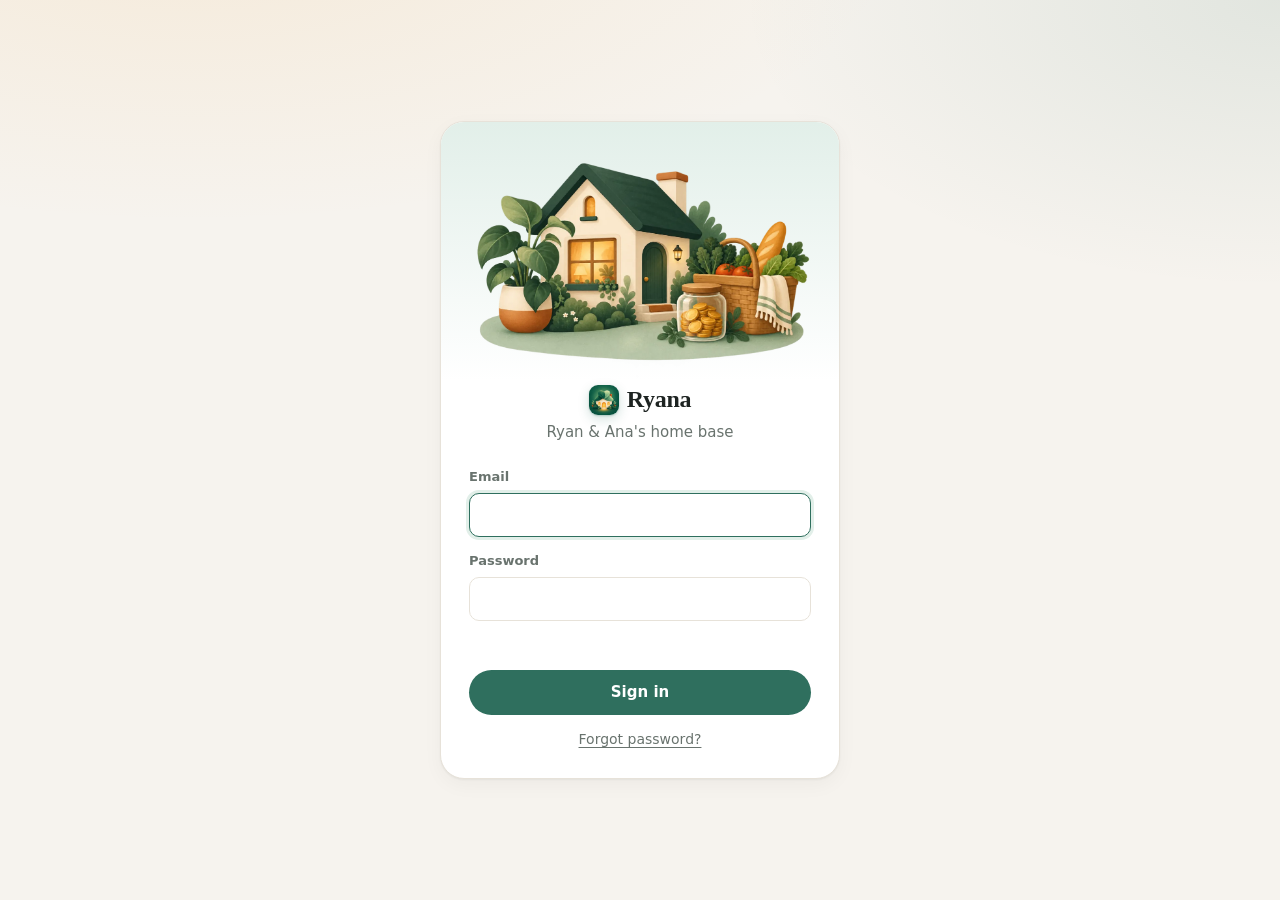
<file: docs/index.html>
<!doctype html>
<html lang="en">
<head>
  <meta charset="utf-8">
  <meta name="viewport" content="width=device-width, initial-scale=1, viewport-fit=cover">
  <meta http-equiv="Content-Security-Policy" content="default-src 'self'; script-src 'self'; style-src 'self'; base-uri 'none'">
  <title>Ryana</title>
  <link rel="icon" href="assets/favicon.png" type="image/png">
  <link rel="manifest" href="manifest.webmanifest">
  <link rel="apple-touch-icon" href="assets/apple-touch-icon.png">
  <meta name="theme-color" content="#2f6f5e" media="(prefers-color-scheme: light)">
  <meta name="theme-color" content="#111513" media="(prefers-color-scheme: dark)">
  <meta name="mobile-web-app-capable" content="yes">
  <meta name="apple-mobile-web-app-capable" content="yes">
  <meta name="apple-mobile-web-app-title" content="Ryana">
  <meta name="apple-mobile-web-app-status-bar-style" content="default">
  <link rel="stylesheet" href="assets/app.css?v=20261027201352">
</head>
<body>
  <script src="assets/index.js?v=20261027201352"></script>
</body>
</html>
</file>
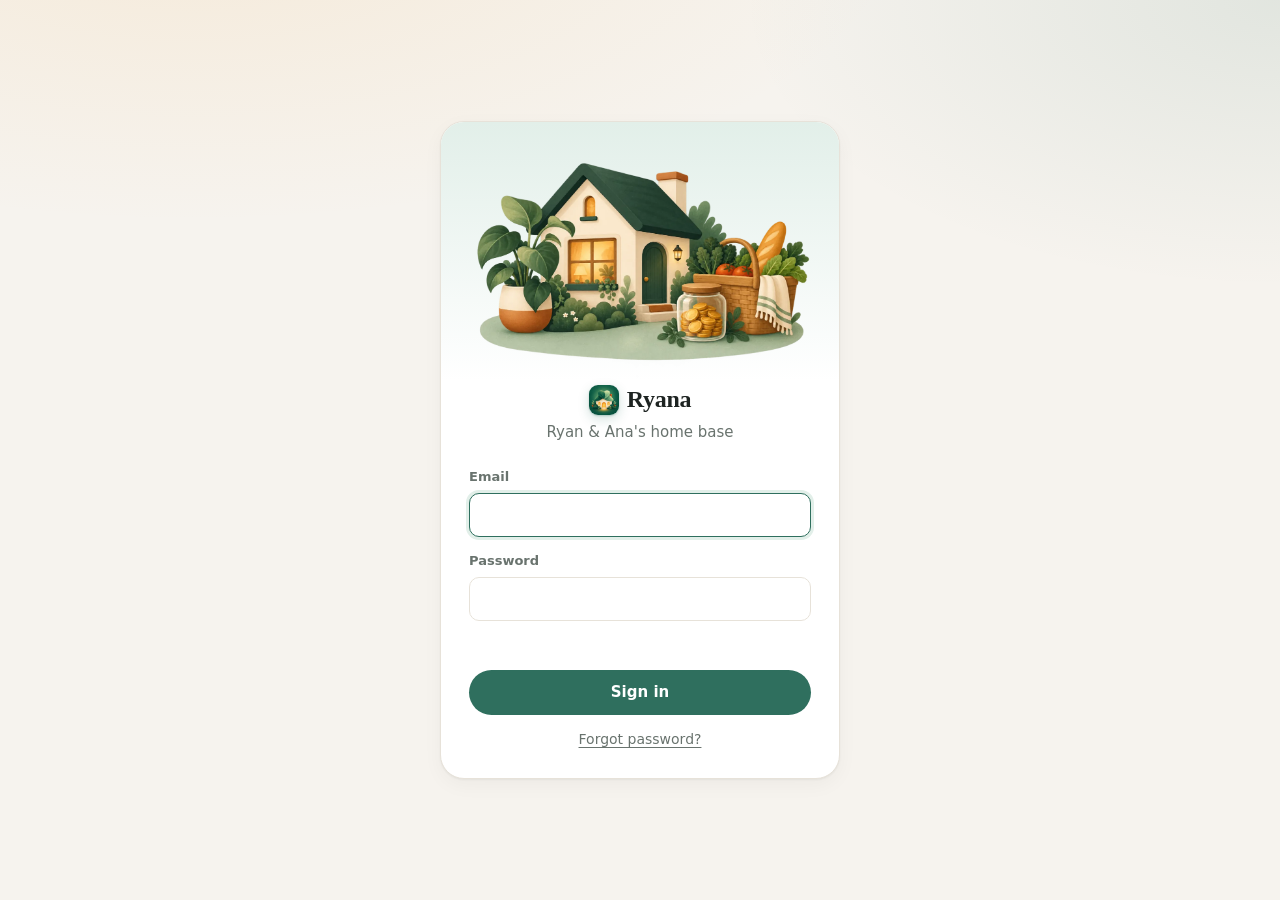
<file: docs/budget.html>
<!doctype html>
<html lang="en">
<head>
  <meta charset="utf-8">
  <meta name="viewport" content="width=device-width, initial-scale=1, viewport-fit=cover">
  <meta http-equiv="Content-Security-Policy" content="default-src 'self'; script-src 'self'; style-src 'self'; img-src 'self' data: blob: https://*.supabase.co; connect-src 'self' https://*.supabase.co wss://*.supabase.co; base-uri 'none'; form-action 'self'">
  <title>Budget · Ryana</title>
  <link rel="icon" href="assets/favicon.png" type="image/png">
  <link rel="manifest" href="manifest.webmanifest">
  <link rel="apple-touch-icon" href="assets/apple-touch-icon.png">
  <meta name="theme-color" content="#2f6f5e" media="(prefers-color-scheme: light)">
  <meta name="theme-color" content="#111513" media="(prefers-color-scheme: dark)">
  <meta name="mobile-web-app-capable" content="yes">
  <meta name="apple-mobile-web-app-capable" content="yes">
  <meta name="apple-mobile-web-app-title" content="Ryana">
  <meta name="apple-mobile-web-app-status-bar-style" content="default">
  <link rel="stylesheet" href="assets/app.css?v=20261027201352">
</head>
<body class="loading">
  <header class="topbar">
    <a class="brand" href="budget.html"><img class="brand-mark" src="assets/icon-192.png" alt="" width="28" height="28">Ryana</a>
    <nav class="tabs" aria-label="Sections">
      <a href="budget.html" aria-current="page"><svg viewBox="0 0 24 24" fill="none" stroke="currentColor" stroke-width="1.8" stroke-linecap="round" stroke-linejoin="round" aria-hidden="true"><path d="M19 8V6.5A1.5 1.5 0 0 0 17.5 5h-11A2.5 2.5 0 0 0 4 7.5v9A2.5 2.5 0 0 0 6.5 19h12a1.5 1.5 0 0 0 1.5-1.5V9.5A1.5 1.5 0 0 0 18.5 8H6.5A2.5 2.5 0 0 1 4 5.5"/><circle cx="16" cy="13.5" r="1.2" fill="currentColor" stroke="none"/></svg><span>Budget</span></a>
      <a href="calendar.html"><svg viewBox="0 0 24 24" fill="none" stroke="currentColor" stroke-width="1.8" stroke-linecap="round" stroke-linejoin="round" aria-hidden="true"><rect x="3.5" y="5" width="17" height="15.5" rx="3.5"/><path d="M3.5 10h17M8 3v4M16 3v4"/><circle cx="12" cy="15" r="1.2" fill="currentColor" stroke="none"/></svg><span>Calendar</span></a>
      <a href="shopping.html"><svg viewBox="0 0 24 24" fill="none" stroke="currentColor" stroke-width="1.8" stroke-linecap="round" stroke-linejoin="round" aria-hidden="true"><path d="M3.5 10h17l-1.7 8.3a2 2 0 0 1-2 1.7H7.2a2 2 0 0 1-2-1.7L3.5 10z"/><path d="M8.5 10 11 4.5M15.5 10 13 4.5M9.5 14v2.5M14.5 14v2.5"/></svg><span>Shopping</span></a>
      <a href="todos.html"><svg viewBox="0 0 24 24" fill="none" stroke="currentColor" stroke-width="1.8" stroke-linecap="round" stroke-linejoin="round" aria-hidden="true"><rect x="4" y="4" width="16" height="16" rx="4.5"/><path d="m8.5 12.2 2.4 2.3 4.6-4.9"/></svg><span>To-dos</span></a>
      <a href="wishlist.html"><svg viewBox="0 0 24 24" fill="none" stroke="currentColor" stroke-width="1.8" stroke-linecap="round" stroke-linejoin="round" aria-hidden="true"><rect x="4.5" y="10" width="15" height="10" rx="2.5"/><path d="M3.5 7.5h17v2.5h-17zM12 7.5V20M12 7.5c-1.2-3-5-4-5-1.6 0 1.1 1.6 1.6 5 1.6zM12 7.5c1.2-3 5-4 5-1.6 0 1.1-1.6 1.6-5 1.6z"/></svg><span>Wishlist</span></a>
    </nav>
    <div class="me">
      <span class="avatar" id="me-initial" aria-hidden="true"></span>
      <span class="me-name" id="me-name"></span>
      <button class="link" id="logout" type="button">Sign out</button>
    </div>
  </header>

  <main class="wrap">
    <section class="hero empty" id="hero" aria-label="Photos"></section>

    <div class="page-head">
      <h1><img class="spot" src="assets/art/spot-budget.webp" alt="" width="56" height="56">Budget</h1>
      <div class="month-switch">
        <button class="icon-btn" id="prev" type="button" aria-label="Previous month">
          <svg viewBox="0 0 16 16" fill="none" stroke="currentColor" stroke-width="2" stroke-linecap="round" stroke-linejoin="round"><path d="M10 3 5 8l5 5"/></svg>
        </button>
        <h2 id="month-label" aria-live="polite"></h2>
        <button class="icon-btn" id="next" type="button" aria-label="Next month">
          <svg viewBox="0 0 16 16" fill="none" stroke="currentColor" stroke-width="2" stroke-linecap="round" stroke-linejoin="round"><path d="m6 3 5 5-5 5"/></svg>
        </button>
        <button class="btn secondary small" id="this-month" type="button">This month</button>
      </div>
    </div>

    <section class="summary" id="summary" aria-label="Month summary"></section>

    <div class="grid-2 insights">
      <section class="card" aria-labelledby="who-h">
        <div class="card-head">
          <h3 id="who-h">Who paid</h3>
          <span class="muted">Paid bills + spending</span>
        </div>
        <div class="card-body" id="who-paid"></div>
      </section>

      <section class="card" aria-labelledby="cat-h">
        <div class="card-head">
          <h3 id="cat-h">Where it went</h3>
          <span class="muted">Bills + spending by category</span>
        </div>
        <div class="card-body" id="categories"></div>
      </section>
    </div>

    <section class="card" aria-labelledby="bills-h">
      <div class="card-head">
        <h3 id="bills-h">Bills</h3>
        <span class="muted count" id="bills-meta"></span>
        <button class="btn small" type="button" id="add-bill">+ Add bill</button>
      </div>
      <div class="progress" aria-hidden="true"><span id="bills-progress"></span></div>
      <button class="fold-toggle hidden" type="button" id="bills-fold" aria-controls="bills" aria-expanded="false"></button>
      <ul class="rows" id="bills"></ul>
    </section>

    <section class="card" aria-labelledby="spend-h">
      <div class="card-head">
        <h3 id="spend-h">Spending</h3>
        <span class="muted">Groceries, eating out, anything that isn't a bill</span>
        <button class="btn small" type="button" id="add-expense">+ Add spending</button>
      </div>
      <div class="chips quick-spend" id="quick-spend" role="group" aria-label="Quick add"></div>
      <button class="fold-toggle hidden" type="button" id="expenses-fold" aria-controls="expenses" aria-expanded="false"></button>
      <ul class="rows" id="expenses"></ul>
    </section>

    <div class="grid-2">
      <section class="card" aria-labelledby="income-h">
        <div class="card-head">
          <h3 id="income-h">Income</h3>
          <button class="btn small" type="button" id="add-income">+ Add income</button>
        </div>
        <ul class="rows" id="income"></ul>
      </section>

      <section class="card" aria-labelledby="transfers-h" id="transfers-card">
        <div class="card-head">
          <h3 id="transfers-h">Transfers</h3>
          <span class="muted">Between the two of you</span>
          <button class="btn small" type="button" id="add-transfer">+ Add transfer</button>
        </div>
        <ul class="rows" id="transfers"></ul>
      </section>
    </div>
  </main>

  <dialog id="dialog"><form id="dialog-form" novalidate></form></dialog>
  <div class="toast hidden" id="toast" role="status"></div>

  <script src="assets/vendor/supabase.js"></script>
  <script type="module" src="assets/budget.js?v=20261027201352"></script>
</body>
</html>
</file>
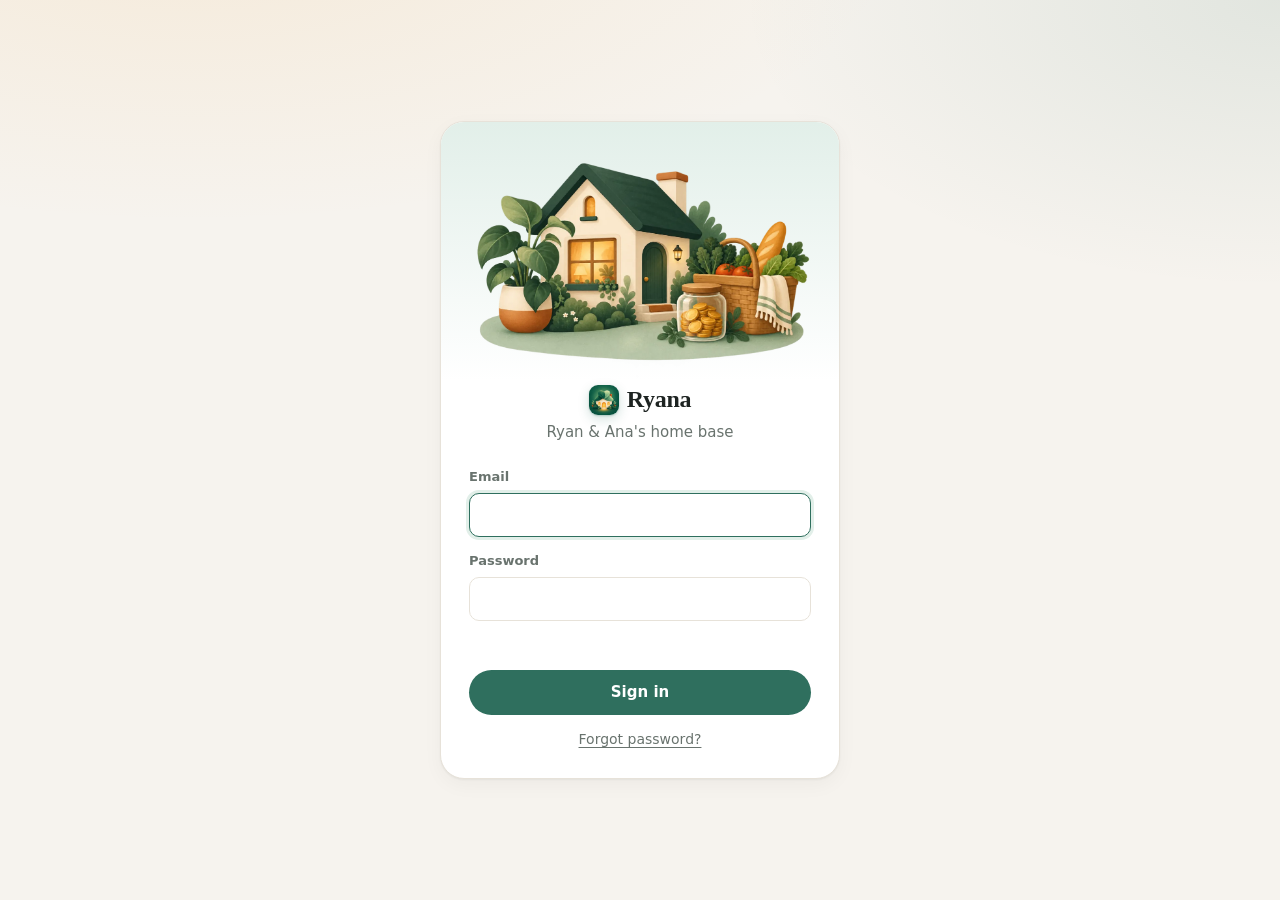
<file: docs/calendar.html>
<!doctype html>
<html lang="en">
<head>
  <meta charset="utf-8">
  <meta name="viewport" content="width=device-width, initial-scale=1, viewport-fit=cover">
  <meta http-equiv="Content-Security-Policy" content="default-src 'self'; script-src 'self'; style-src 'self'; img-src 'self' data: blob: https://*.supabase.co; connect-src 'self' https://*.supabase.co wss://*.supabase.co; base-uri 'none'; form-action 'self'">
  <title>Calendar · Ryana</title>
  <link rel="icon" href="assets/favicon.png" type="image/png">
  <link rel="manifest" href="manifest.webmanifest">
  <link rel="apple-touch-icon" href="assets/apple-touch-icon.png">
  <meta name="theme-color" content="#2f6f5e" media="(prefers-color-scheme: light)">
  <meta name="theme-color" content="#111513" media="(prefers-color-scheme: dark)">
  <meta name="mobile-web-app-capable" content="yes">
  <meta name="apple-mobile-web-app-capable" content="yes">
  <meta name="apple-mobile-web-app-title" content="Ryana">
  <meta name="apple-mobile-web-app-status-bar-style" content="default">
  <link rel="stylesheet" href="assets/app.css?v=20261027201352">
</head>
<body class="loading">
  <header class="topbar">
    <a class="brand" href="budget.html"><img class="brand-mark" src="assets/icon-192.png" alt="" width="28" height="28">Ryana</a>
    <nav class="tabs" aria-label="Sections">
      <a href="budget.html"><svg viewBox="0 0 24 24" fill="none" stroke="currentColor" stroke-width="1.8" stroke-linecap="round" stroke-linejoin="round" aria-hidden="true"><path d="M19 8V6.5A1.5 1.5 0 0 0 17.5 5h-11A2.5 2.5 0 0 0 4 7.5v9A2.5 2.5 0 0 0 6.5 19h12a1.5 1.5 0 0 0 1.5-1.5V9.5A1.5 1.5 0 0 0 18.5 8H6.5A2.5 2.5 0 0 1 4 5.5"/><circle cx="16" cy="13.5" r="1.2" fill="currentColor" stroke="none"/></svg><span>Budget</span></a>
      <a href="calendar.html" aria-current="page"><svg viewBox="0 0 24 24" fill="none" stroke="currentColor" stroke-width="1.8" stroke-linecap="round" stroke-linejoin="round" aria-hidden="true"><rect x="3.5" y="5" width="17" height="15.5" rx="3.5"/><path d="M3.5 10h17M8 3v4M16 3v4"/><circle cx="12" cy="15" r="1.2" fill="currentColor" stroke="none"/></svg><span>Calendar</span></a>
      <a href="shopping.html"><svg viewBox="0 0 24 24" fill="none" stroke="currentColor" stroke-width="1.8" stroke-linecap="round" stroke-linejoin="round" aria-hidden="true"><path d="M3.5 10h17l-1.7 8.3a2 2 0 0 1-2 1.7H7.2a2 2 0 0 1-2-1.7L3.5 10z"/><path d="M8.5 10 11 4.5M15.5 10 13 4.5M9.5 14v2.5M14.5 14v2.5"/></svg><span>Shopping</span></a>
      <a href="todos.html"><svg viewBox="0 0 24 24" fill="none" stroke="currentColor" stroke-width="1.8" stroke-linecap="round" stroke-linejoin="round" aria-hidden="true"><rect x="4" y="4" width="16" height="16" rx="4.5"/><path d="m8.5 12.2 2.4 2.3 4.6-4.9"/></svg><span>To-dos</span></a>
      <a href="wishlist.html"><svg viewBox="0 0 24 24" fill="none" stroke="currentColor" stroke-width="1.8" stroke-linecap="round" stroke-linejoin="round" aria-hidden="true"><rect x="4.5" y="10" width="15" height="10" rx="2.5"/><path d="M3.5 7.5h17v2.5h-17zM12 7.5V20M12 7.5c-1.2-3-5-4-5-1.6 0 1.1 1.6 1.6 5 1.6zM12 7.5c1.2-3 5-4 5-1.6 0 1.1-1.6 1.6-5 1.6z"/></svg><span>Wishlist</span></a>
    </nav>
    <div class="me">
      <span class="avatar" id="me-initial" aria-hidden="true"></span>
      <span class="me-name" id="me-name"></span>
      <button class="link" id="logout" type="button">Sign out</button>
    </div>
  </header>

  <main class="wrap narrow">
    <section class="hero compact empty" id="hero" aria-label="Photos"></section>

    <div class="page-head">
      <h1><img class="spot" src="assets/art/spot-calendar.webp" alt="" width="56" height="56">Calendar</h1>
      <div class="month-switch">
        <button class="icon-btn" id="prev" type="button" aria-label="Previous month">
          <svg viewBox="0 0 16 16" fill="none" stroke="currentColor" stroke-width="2" stroke-linecap="round" stroke-linejoin="round"><path d="M10 3 5 8l5 5"/></svg>
        </button>
        <h2 id="month-label" aria-live="polite"></h2>
        <button class="icon-btn" id="next" type="button" aria-label="Next month">
          <svg viewBox="0 0 16 16" fill="none" stroke="currentColor" stroke-width="2" stroke-linecap="round" stroke-linejoin="round"><path d="m6 3 5 5-5 5"/></svg>
        </button>
      </div>
    </div>

    <section class="card cal" aria-label="Month">
      <div class="cal-weekdays" aria-hidden="true"><span>S</span><span>M</span><span>T</span><span>W</span><span>T</span><span>F</span><span>S</span></div>
      <div class="cal-grid" id="grid" role="grid"></div>
      <div class="cal-legend" id="legend"></div>
    </section>

    <section class="card" aria-labelledby="day-h">
      <div class="card-head">
        <h3 id="day-h"></h3>
        <button class="btn small" type="button" id="add-event">+ Add event</button>
      </div>
      <ul class="rows" id="day"></ul>
    </section>

    <section class="card" aria-labelledby="soon-h">
      <div class="card-head">
        <h3 id="soon-h">Coming up</h3>
        <span class="muted">Next two weeks</span>
      </div>
      <ul class="rows" id="soon"></ul>
    </section>

    <section class="card" aria-labelledby="work-h">
      <div class="card-head">
        <h3 id="work-h">Work schedules</h3>
        <span class="muted">Added to the calendar automatically</span>
      </div>
      <ul class="rows" id="work"></ul>
    </section>
  </main>

  <dialog id="dialog"><form id="dialog-form" novalidate></form></dialog>
  <div class="toast hidden" id="toast" role="status"></div>

  <script src="assets/vendor/supabase.js"></script>
  <script type="module" src="assets/calendar.js?v=20261027201352"></script>
</body>
</html>
</file>
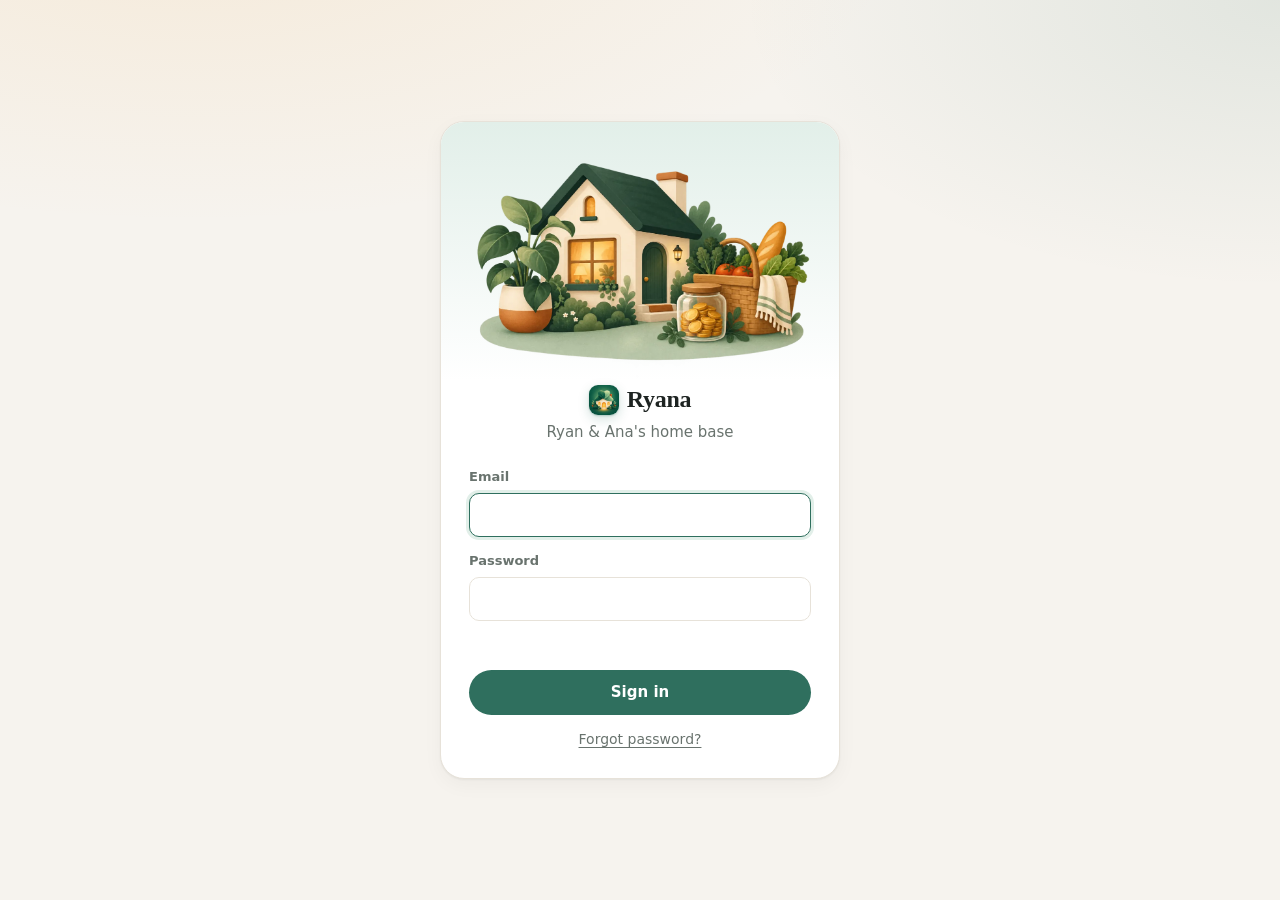
<file: docs/login.html>
<!doctype html>
<html lang="en">
<head>
  <meta charset="utf-8">
  <meta name="viewport" content="width=device-width, initial-scale=1, viewport-fit=cover">
  <meta http-equiv="Content-Security-Policy" content="default-src 'self'; script-src 'self'; style-src 'self'; img-src 'self' data:; connect-src 'self' https://*.supabase.co wss://*.supabase.co; base-uri 'none'; form-action 'self'">
  <title>Sign in · Ryana</title>
  <link rel="icon" href="assets/favicon.png" type="image/png">
  <link rel="manifest" href="manifest.webmanifest">
  <link rel="apple-touch-icon" href="assets/apple-touch-icon.png">
  <meta name="theme-color" content="#2f6f5e" media="(prefers-color-scheme: light)">
  <meta name="theme-color" content="#111513" media="(prefers-color-scheme: dark)">
  <meta name="mobile-web-app-capable" content="yes">
  <meta name="apple-mobile-web-app-capable" content="yes">
  <meta name="apple-mobile-web-app-title" content="Ryana">
  <meta name="apple-mobile-web-app-status-bar-style" content="default">
  <link rel="stylesheet" href="assets/app.css?v=20261027201352">
</head>
<body>
  <main class="auth">
    <div class="auth-card">
      <img class="auth-art" src="assets/art/login-hero.webp" alt="" width="1536" height="1024">
      <div class="brand"><img class="brand-mark" src="assets/icon-192.png" alt="" width="28" height="28">Ryana</div>
      <p class="lede">Ryan &amp; Ana's home base</p>
      <form id="login-form">
        <label class="field"><span>Email</span><input name="email" type="email" autocomplete="username" required autofocus></label>
        <label class="field"><span>Password</span><input name="password" type="password" autocomplete="current-password" required></label>
        <p class="form-error" id="error" role="alert"></p>
        <button class="btn" type="submit">Sign in</button>
        <button class="link center" type="button" id="forgot">Forgot password?</button>
      </form>
    </div>
  </main>
  <script src="assets/vendor/supabase.js"></script>
  <script type="module" src="assets/login.js?v=20261027201352"></script>
</body>
</html>
</file>
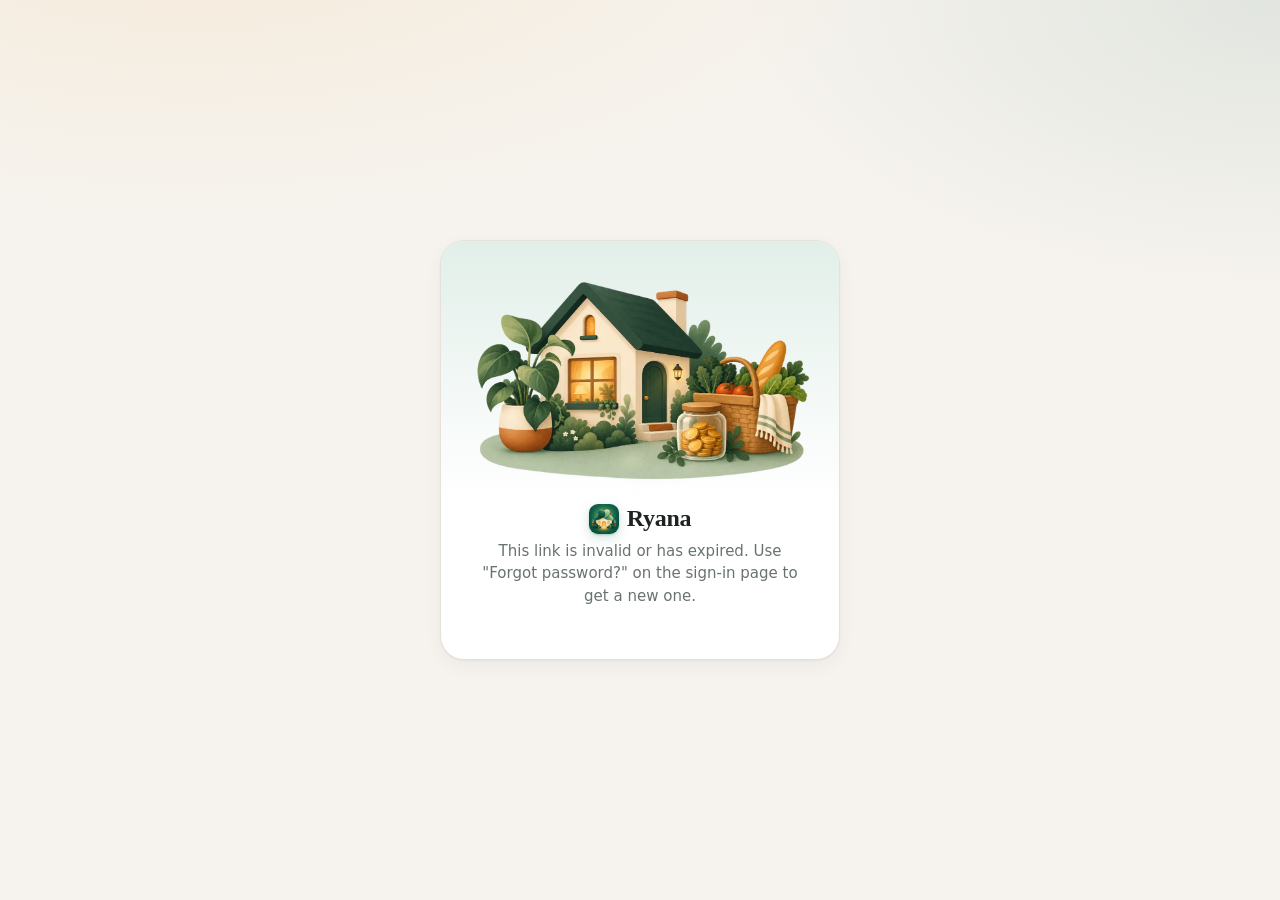
<file: docs/setup.html>
<!doctype html>
<html lang="en">
<head>
  <meta charset="utf-8">
  <meta name="viewport" content="width=device-width, initial-scale=1, viewport-fit=cover">
  <meta http-equiv="Content-Security-Policy" content="default-src 'self'; script-src 'self'; style-src 'self'; img-src 'self' data:; connect-src 'self' https://*.supabase.co wss://*.supabase.co; base-uri 'none'; form-action 'self'">
  <meta name="referrer" content="no-referrer">
  <title>Set your password · Ryana</title>
  <link rel="icon" href="assets/favicon.png" type="image/png">
  <link rel="manifest" href="manifest.webmanifest">
  <link rel="apple-touch-icon" href="assets/apple-touch-icon.png">
  <meta name="theme-color" content="#2f6f5e" media="(prefers-color-scheme: light)">
  <meta name="theme-color" content="#111513" media="(prefers-color-scheme: dark)">
  <meta name="mobile-web-app-capable" content="yes">
  <meta name="apple-mobile-web-app-capable" content="yes">
  <meta name="apple-mobile-web-app-title" content="Ryana">
  <meta name="apple-mobile-web-app-status-bar-style" content="default">
  <link rel="stylesheet" href="assets/app.css?v=20261027201352">
</head>
<body>
  <main class="auth">
    <div class="auth-card">
      <img class="auth-art" src="assets/art/login-hero.webp" alt="" width="1536" height="1024">
      <div class="brand"><img class="brand-mark" src="assets/icon-192.png" alt="" width="28" height="28">Ryana</div>
      <p class="lede" id="lede">Checking your link…</p>
      <form id="setup-form" class="hidden">
        <input type="email" name="email" autocomplete="username" class="hidden" id="email" readonly>
        <label class="field"><span>New password</span><input name="password" type="password" autocomplete="new-password" minlength="10" required></label>
        <label class="field"><span>Confirm password</span><input name="confirm" type="password" autocomplete="new-password" minlength="10" required></label>
        <p class="muted small">At least 10 characters.</p>
        <p class="form-error" id="error" role="alert"></p>
        <button class="btn" type="submit">Save and continue</button>
      </form>
    </div>
  </main>
  <script src="assets/vendor/supabase.js"></script>
  <script type="module" src="assets/setup.js?v=20261027201352"></script>
</body>
</html>
</file>
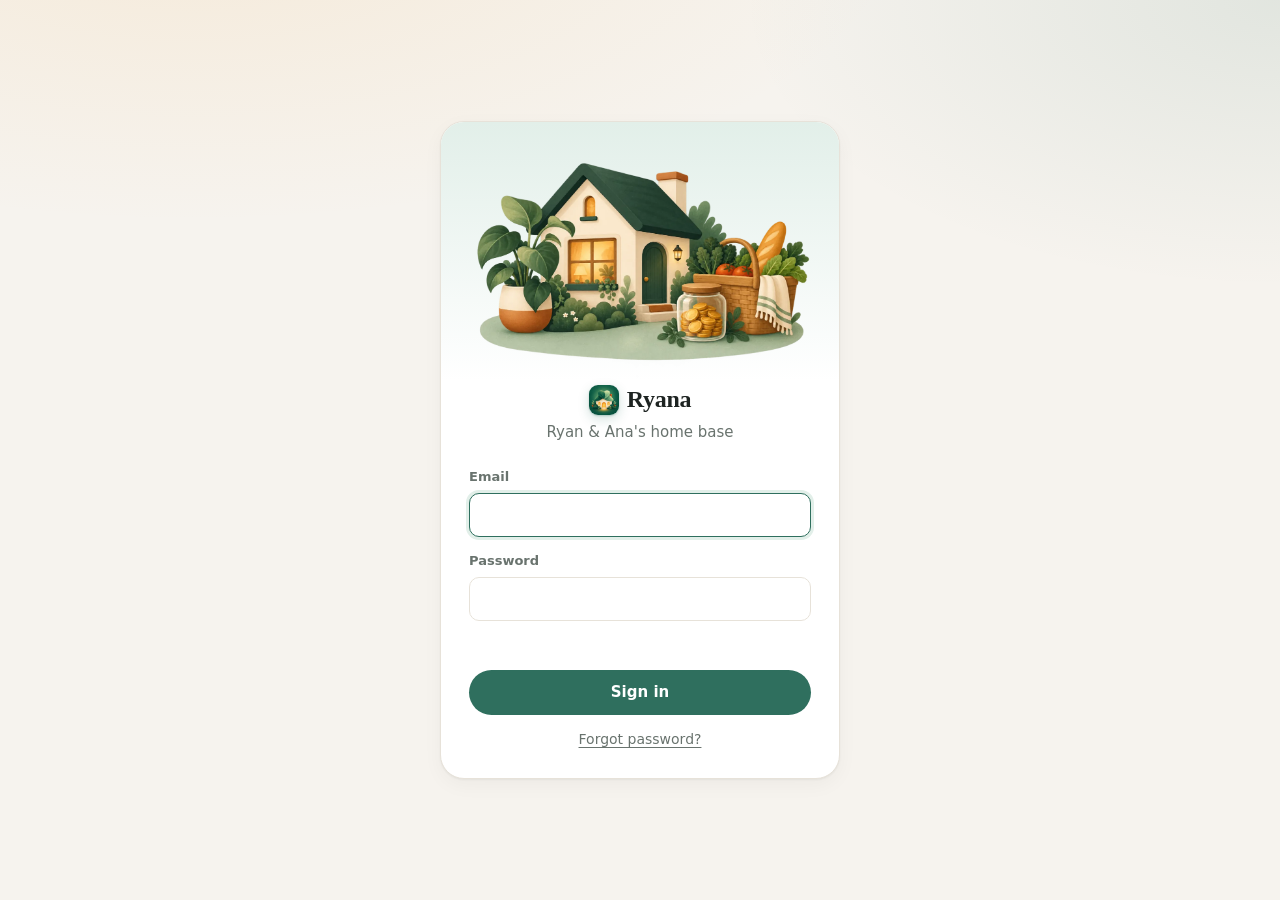
<file: docs/shopping.html>
<!doctype html>
<html lang="en">
<head>
  <meta charset="utf-8">
  <meta name="viewport" content="width=device-width, initial-scale=1, viewport-fit=cover">
  <meta http-equiv="Content-Security-Policy" content="default-src 'self'; script-src 'self'; style-src 'self'; img-src 'self' data: blob: https://*.supabase.co; connect-src 'self' https://*.supabase.co wss://*.supabase.co; base-uri 'none'; form-action 'self'">
  <title>Shopping · Ryana</title>
  <link rel="icon" href="assets/favicon.png" type="image/png">
  <link rel="manifest" href="manifest.webmanifest">
  <link rel="apple-touch-icon" href="assets/apple-touch-icon.png">
  <meta name="theme-color" content="#2f6f5e" media="(prefers-color-scheme: light)">
  <meta name="theme-color" content="#111513" media="(prefers-color-scheme: dark)">
  <meta name="mobile-web-app-capable" content="yes">
  <meta name="apple-mobile-web-app-capable" content="yes">
  <meta name="apple-mobile-web-app-title" content="Ryana">
  <meta name="apple-mobile-web-app-status-bar-style" content="default">
  <link rel="stylesheet" href="assets/app.css?v=20261027201352">
</head>
<body class="loading">
  <header class="topbar">
    <a class="brand" href="budget.html"><img class="brand-mark" src="assets/icon-192.png" alt="" width="28" height="28">Ryana</a>
    <nav class="tabs" aria-label="Sections">
      <a href="budget.html"><svg viewBox="0 0 24 24" fill="none" stroke="currentColor" stroke-width="1.8" stroke-linecap="round" stroke-linejoin="round" aria-hidden="true"><path d="M19 8V6.5A1.5 1.5 0 0 0 17.5 5h-11A2.5 2.5 0 0 0 4 7.5v9A2.5 2.5 0 0 0 6.5 19h12a1.5 1.5 0 0 0 1.5-1.5V9.5A1.5 1.5 0 0 0 18.5 8H6.5A2.5 2.5 0 0 1 4 5.5"/><circle cx="16" cy="13.5" r="1.2" fill="currentColor" stroke="none"/></svg><span>Budget</span></a>
      <a href="calendar.html"><svg viewBox="0 0 24 24" fill="none" stroke="currentColor" stroke-width="1.8" stroke-linecap="round" stroke-linejoin="round" aria-hidden="true"><rect x="3.5" y="5" width="17" height="15.5" rx="3.5"/><path d="M3.5 10h17M8 3v4M16 3v4"/><circle cx="12" cy="15" r="1.2" fill="currentColor" stroke="none"/></svg><span>Calendar</span></a>
      <a href="shopping.html" aria-current="page"><svg viewBox="0 0 24 24" fill="none" stroke="currentColor" stroke-width="1.8" stroke-linecap="round" stroke-linejoin="round" aria-hidden="true"><path d="M3.5 10h17l-1.7 8.3a2 2 0 0 1-2 1.7H7.2a2 2 0 0 1-2-1.7L3.5 10z"/><path d="M8.5 10 11 4.5M15.5 10 13 4.5M9.5 14v2.5M14.5 14v2.5"/></svg><span>Shopping</span></a>
      <a href="todos.html"><svg viewBox="0 0 24 24" fill="none" stroke="currentColor" stroke-width="1.8" stroke-linecap="round" stroke-linejoin="round" aria-hidden="true"><rect x="4" y="4" width="16" height="16" rx="4.5"/><path d="m8.5 12.2 2.4 2.3 4.6-4.9"/></svg><span>To-dos</span></a>
      <a href="wishlist.html"><svg viewBox="0 0 24 24" fill="none" stroke="currentColor" stroke-width="1.8" stroke-linecap="round" stroke-linejoin="round" aria-hidden="true"><rect x="4.5" y="10" width="15" height="10" rx="2.5"/><path d="M3.5 7.5h17v2.5h-17zM12 7.5V20M12 7.5c-1.2-3-5-4-5-1.6 0 1.1 1.6 1.6 5 1.6zM12 7.5c1.2-3 5-4 5-1.6 0 1.1-1.6 1.6-5 1.6z"/></svg><span>Wishlist</span></a>
    </nav>
    <div class="me">
      <span class="avatar" id="me-initial" aria-hidden="true"></span>
      <span class="me-name" id="me-name"></span>
      <button class="link" id="logout" type="button">Sign out</button>
    </div>
  </header>

  <main class="wrap narrow">
    <section class="hero compact empty" id="hero" aria-label="Photos"></section>

    <div class="page-head">
      <h1><img class="spot" src="assets/art/spot-shopping.webp" alt="" width="56" height="56">Shopping</h1>
      <div class="head-actions">
        <button class="icon-btn" type="button" id="rename-list" aria-label="Rename this list" title="Rename list"></button>
        <button class="icon-btn" type="button" id="delete-list" aria-label="Delete this list" title="Delete list"></button>
      </div>
    </div>

    <div class="chips" id="lists" role="group" aria-label="Lists"></div>

    <form class="quick-add card" id="add-item" autocomplete="off">
      <input name="name" placeholder="Add an item… (try “2 avocados”)" aria-label="Item" maxlength="80" required>
      <input name="quantity" class="qty" placeholder="Qty" aria-label="Quantity" maxlength="20">
      <button class="btn" type="submit">Add</button>
    </form>

    <section class="card" aria-labelledby="need-h">
      <div class="card-head">
        <h3 id="need-h">To get</h3>
        <span class="muted count" id="need-count"></span>
      </div>
      <ul class="rows" id="need"></ul>
    </section>

    <section class="card" aria-labelledby="got-h" id="got-card">
      <div class="card-head">
        <h3 id="got-h">In the cart</h3>
        <span class="muted count" id="got-count"></span>
        <button class="btn secondary small" type="button" id="clear-got">Clear checked</button>
      </div>
      <ul class="rows" id="got"></ul>
    </section>
  </main>

  <dialog id="dialog"><form id="dialog-form" novalidate></form></dialog>
  <div class="toast hidden" id="toast" role="status"></div>

  <script src="assets/vendor/supabase.js"></script>
  <script type="module" src="assets/shopping.js?v=20261027201352"></script>
</body>
</html>
</file>
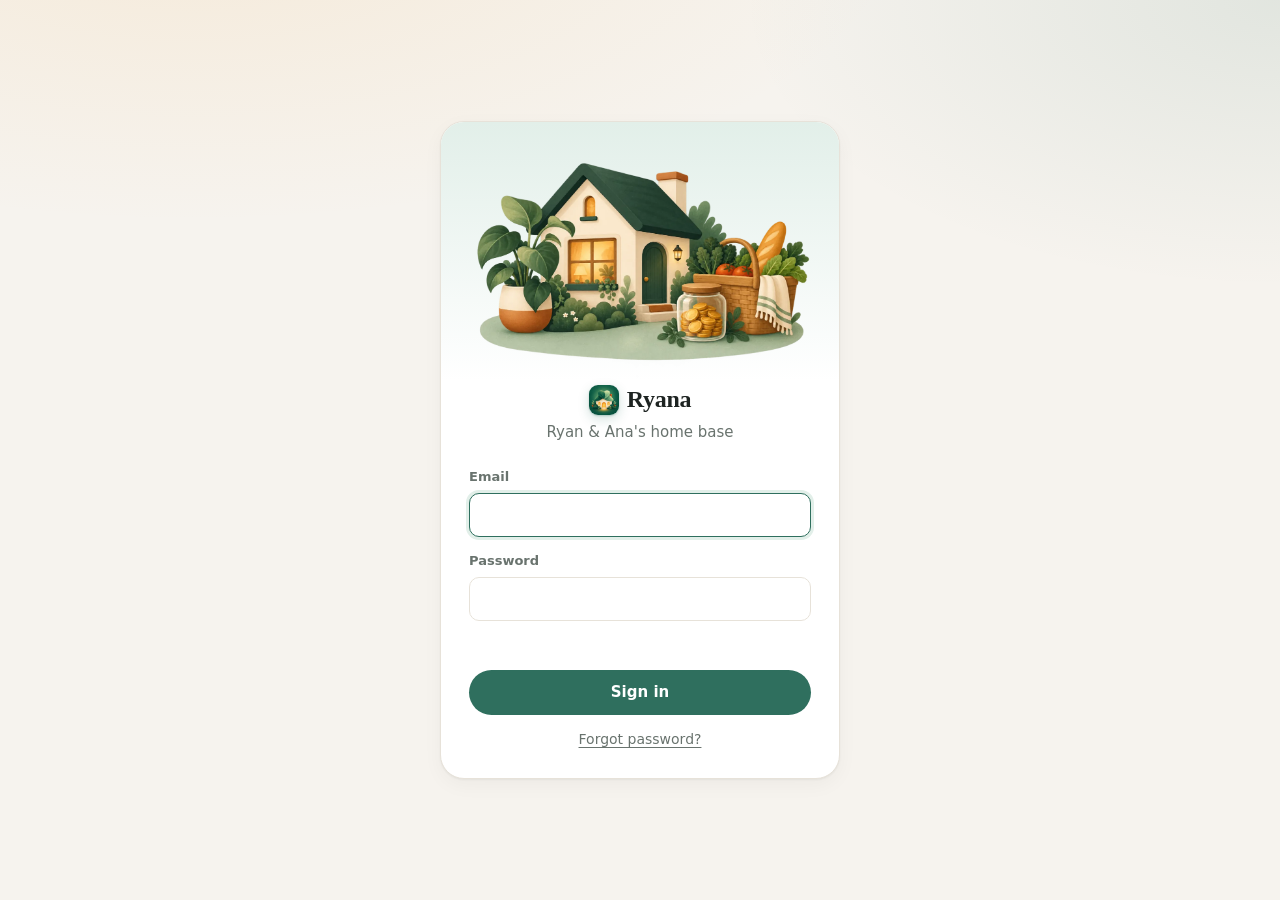
<file: docs/todos.html>
<!doctype html>
<html lang="en">
<head>
  <meta charset="utf-8">
  <meta name="viewport" content="width=device-width, initial-scale=1, viewport-fit=cover">
  <meta http-equiv="Content-Security-Policy" content="default-src 'self'; script-src 'self'; style-src 'self'; img-src 'self' data: blob: https://*.supabase.co; connect-src 'self' https://*.supabase.co wss://*.supabase.co; base-uri 'none'; form-action 'self'">
  <title>To-dos · Ryana</title>
  <link rel="icon" href="assets/favicon.png" type="image/png">
  <link rel="manifest" href="manifest.webmanifest">
  <link rel="apple-touch-icon" href="assets/apple-touch-icon.png">
  <meta name="theme-color" content="#2f6f5e" media="(prefers-color-scheme: light)">
  <meta name="theme-color" content="#111513" media="(prefers-color-scheme: dark)">
  <meta name="mobile-web-app-capable" content="yes">
  <meta name="apple-mobile-web-app-capable" content="yes">
  <meta name="apple-mobile-web-app-title" content="Ryana">
  <meta name="apple-mobile-web-app-status-bar-style" content="default">
  <link rel="stylesheet" href="assets/app.css?v=20261027201352">
</head>
<body class="loading">
  <header class="topbar">
    <a class="brand" href="budget.html"><img class="brand-mark" src="assets/icon-192.png" alt="" width="28" height="28">Ryana</a>
    <nav class="tabs" aria-label="Sections">
      <a href="budget.html"><svg viewBox="0 0 24 24" fill="none" stroke="currentColor" stroke-width="1.8" stroke-linecap="round" stroke-linejoin="round" aria-hidden="true"><path d="M19 8V6.5A1.5 1.5 0 0 0 17.5 5h-11A2.5 2.5 0 0 0 4 7.5v9A2.5 2.5 0 0 0 6.5 19h12a1.5 1.5 0 0 0 1.5-1.5V9.5A1.5 1.5 0 0 0 18.5 8H6.5A2.5 2.5 0 0 1 4 5.5"/><circle cx="16" cy="13.5" r="1.2" fill="currentColor" stroke="none"/></svg><span>Budget</span></a>
      <a href="calendar.html"><svg viewBox="0 0 24 24" fill="none" stroke="currentColor" stroke-width="1.8" stroke-linecap="round" stroke-linejoin="round" aria-hidden="true"><rect x="3.5" y="5" width="17" height="15.5" rx="3.5"/><path d="M3.5 10h17M8 3v4M16 3v4"/><circle cx="12" cy="15" r="1.2" fill="currentColor" stroke="none"/></svg><span>Calendar</span></a>
      <a href="shopping.html"><svg viewBox="0 0 24 24" fill="none" stroke="currentColor" stroke-width="1.8" stroke-linecap="round" stroke-linejoin="round" aria-hidden="true"><path d="M3.5 10h17l-1.7 8.3a2 2 0 0 1-2 1.7H7.2a2 2 0 0 1-2-1.7L3.5 10z"/><path d="M8.5 10 11 4.5M15.5 10 13 4.5M9.5 14v2.5M14.5 14v2.5"/></svg><span>Shopping</span></a>
      <a href="todos.html" aria-current="page"><svg viewBox="0 0 24 24" fill="none" stroke="currentColor" stroke-width="1.8" stroke-linecap="round" stroke-linejoin="round" aria-hidden="true"><rect x="4" y="4" width="16" height="16" rx="4.5"/><path d="m8.5 12.2 2.4 2.3 4.6-4.9"/></svg><span>To-dos</span></a>
      <a href="wishlist.html"><svg viewBox="0 0 24 24" fill="none" stroke="currentColor" stroke-width="1.8" stroke-linecap="round" stroke-linejoin="round" aria-hidden="true"><rect x="4.5" y="10" width="15" height="10" rx="2.5"/><path d="M3.5 7.5h17v2.5h-17zM12 7.5V20M12 7.5c-1.2-3-5-4-5-1.6 0 1.1 1.6 1.6 5 1.6zM12 7.5c1.2-3 5-4 5-1.6 0 1.1-1.6 1.6-5 1.6z"/></svg><span>Wishlist</span></a>
    </nav>
    <div class="me">
      <span class="avatar" id="me-initial" aria-hidden="true"></span>
      <span class="me-name" id="me-name"></span>
      <button class="link" id="logout" type="button">Sign out</button>
    </div>
  </header>

  <main class="wrap narrow">
    <section class="hero compact empty" id="hero" aria-label="Photos"></section>

    <div class="page-head">
      <h1><img class="spot" src="assets/art/spot-todos.webp" alt="" width="56" height="56">To-dos</h1>
    </div>

    <div class="chips" id="filters" role="group" aria-label="Show to-dos for"></div>

    <form class="quick-add card" id="add-todo" autocomplete="off">
      <input name="title" placeholder="Add a to-do…" aria-label="To-do" maxlength="120" required>
      <input name="due_on" type="date" aria-label="Due date (optional)" title="Due date (optional)">
      <select name="assigned_to" aria-label="Who" title="Who's doing it"></select>
      <button class="btn" type="submit">Add</button>
    </form>

    <div id="groups"></div>

    <details class="card done-card" id="done-card">
      <summary class="card-head"><h3>Done</h3><span class="muted count" id="done-count"></span></summary>
      <ul class="rows" id="done"></ul>
    </details>
  </main>

  <dialog id="dialog"><form id="dialog-form" novalidate></form></dialog>
  <div class="toast hidden" id="toast" role="status"></div>

  <script src="assets/vendor/supabase.js"></script>
  <script type="module" src="assets/todos.js?v=20261027201352"></script>
</body>
</html>
</file>
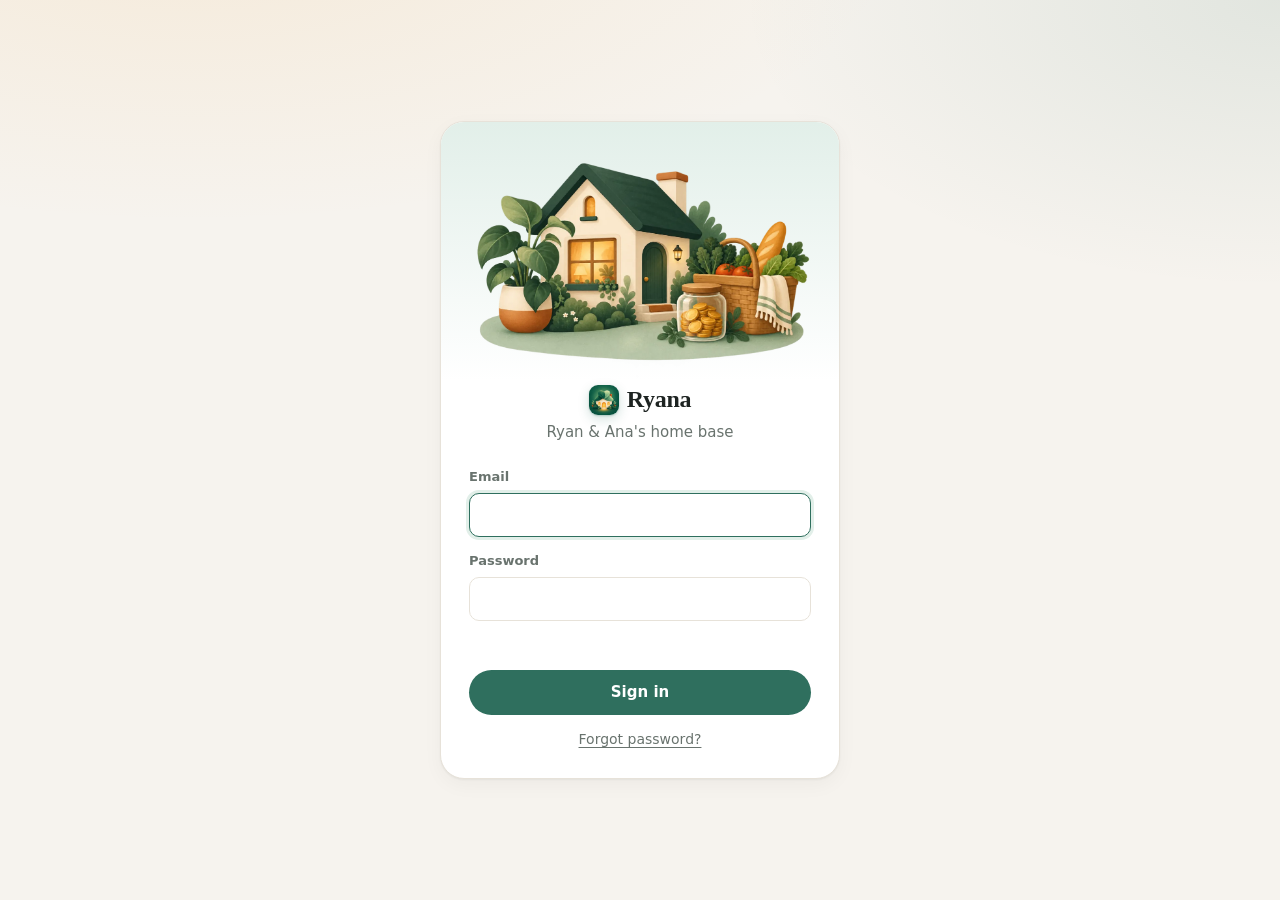
<file: docs/wishlist.html>
<!doctype html>
<html lang="en">
<head>
  <meta charset="utf-8">
  <meta name="viewport" content="width=device-width, initial-scale=1, viewport-fit=cover">
  <meta http-equiv="Content-Security-Policy" content="default-src 'self'; script-src 'self'; style-src 'self'; img-src 'self' data: blob: https://*.supabase.co; connect-src 'self' https://*.supabase.co wss://*.supabase.co; base-uri 'none'; form-action 'self'">
  <title>Wishlist · Ryana</title>
  <link rel="icon" href="assets/favicon.png" type="image/png">
  <link rel="manifest" href="manifest.webmanifest">
  <link rel="apple-touch-icon" href="assets/apple-touch-icon.png">
  <meta name="theme-color" content="#2f6f5e" media="(prefers-color-scheme: light)">
  <meta name="theme-color" content="#111513" media="(prefers-color-scheme: dark)">
  <meta name="mobile-web-app-capable" content="yes">
  <meta name="apple-mobile-web-app-capable" content="yes">
  <meta name="apple-mobile-web-app-title" content="Ryana">
  <meta name="apple-mobile-web-app-status-bar-style" content="default">
  <link rel="stylesheet" href="assets/app.css?v=20261027201352">
</head>
<body class="loading">
  <header class="topbar">
    <a class="brand" href="budget.html"><img class="brand-mark" src="assets/icon-192.png" alt="" width="28" height="28">Ryana</a>
    <nav class="tabs" aria-label="Sections">
      <a href="budget.html"><svg viewBox="0 0 24 24" fill="none" stroke="currentColor" stroke-width="1.8" stroke-linecap="round" stroke-linejoin="round" aria-hidden="true"><path d="M19 8V6.5A1.5 1.5 0 0 0 17.5 5h-11A2.5 2.5 0 0 0 4 7.5v9A2.5 2.5 0 0 0 6.5 19h12a1.5 1.5 0 0 0 1.5-1.5V9.5A1.5 1.5 0 0 0 18.5 8H6.5A2.5 2.5 0 0 1 4 5.5"/><circle cx="16" cy="13.5" r="1.2" fill="currentColor" stroke="none"/></svg><span>Budget</span></a>
      <a href="calendar.html"><svg viewBox="0 0 24 24" fill="none" stroke="currentColor" stroke-width="1.8" stroke-linecap="round" stroke-linejoin="round" aria-hidden="true"><rect x="3.5" y="5" width="17" height="15.5" rx="3.5"/><path d="M3.5 10h17M8 3v4M16 3v4"/><circle cx="12" cy="15" r="1.2" fill="currentColor" stroke="none"/></svg><span>Calendar</span></a>
      <a href="shopping.html"><svg viewBox="0 0 24 24" fill="none" stroke="currentColor" stroke-width="1.8" stroke-linecap="round" stroke-linejoin="round" aria-hidden="true"><path d="M3.5 10h17l-1.7 8.3a2 2 0 0 1-2 1.7H7.2a2 2 0 0 1-2-1.7L3.5 10z"/><path d="M8.5 10 11 4.5M15.5 10 13 4.5M9.5 14v2.5M14.5 14v2.5"/></svg><span>Shopping</span></a>
      <a href="todos.html"><svg viewBox="0 0 24 24" fill="none" stroke="currentColor" stroke-width="1.8" stroke-linecap="round" stroke-linejoin="round" aria-hidden="true"><rect x="4" y="4" width="16" height="16" rx="4.5"/><path d="m8.5 12.2 2.4 2.3 4.6-4.9"/></svg><span>To-dos</span></a>
      <a href="wishlist.html" aria-current="page"><svg viewBox="0 0 24 24" fill="none" stroke="currentColor" stroke-width="1.8" stroke-linecap="round" stroke-linejoin="round" aria-hidden="true"><rect x="4.5" y="10" width="15" height="10" rx="2.5"/><path d="M3.5 7.5h17v2.5h-17zM12 7.5V20M12 7.5c-1.2-3-5-4-5-1.6 0 1.1 1.6 1.6 5 1.6zM12 7.5c1.2-3 5-4 5-1.6 0 1.1-1.6 1.6-5 1.6z"/></svg><span>Wishlist</span></a>
    </nav>
    <div class="me">
      <span class="avatar" id="me-initial" aria-hidden="true"></span>
      <span class="me-name" id="me-name"></span>
      <button class="link" id="logout" type="button">Sign out</button>
    </div>
  </header>

  <main class="wrap narrow">
    <section class="hero compact empty" id="hero" aria-label="Photos"></section>

    <div class="page-head">
      <h1><img class="spot" src="assets/art/spot-wishlist.svg" alt="" width="56" height="56">Wishlist</h1>
      <button class="btn" type="button" id="add-wish">+ Add a wish</button>
    </div>

    <section class="summary together" id="together" aria-label="Together"></section>
    <p class="countdowns" id="countdowns"></p>

    <div class="chips" id="views" role="group" aria-label="Show"></div>

    <section class="card" aria-labelledby="list-h">
      <div class="card-head">
        <h3 id="list-h"></h3>
        <span class="muted count" id="list-count"></span>
        <span class="muted" id="list-note"></span>
      </div>
      <ul class="rows" id="list"></ul>
    </section>
  </main>

  <dialog id="dialog"><form id="dialog-form" novalidate></form></dialog>
  <div class="toast hidden" id="toast" role="status"></div>

  <script src="assets/vendor/supabase.js"></script>
  <script type="module" src="assets/wishlist.js?v=20261027201352"></script>
</body>
</html>
</file>
<file: docs/assets/app.css>
:root {
  --bg: #f6f3ee;
  --surface: #ffffff;
  --surface-2: #faf8f4;
  --ink: #1d2321;
  --muted: #69736e;
  --line: #e7e2d9;
  --accent: #2f6f5e;
  --accent-hover: #275d4f;
  --accent-ink: #ffffff;
  --accent-soft: #e2efe9;
  --warn: #9a5b06;
  --warn-soft: #fcefd8;
  --danger: #b42318;
  --danger-soft: #fde8e6;
  --shadow: 0 1px 2px rgb(29 35 33 / 5%), 0 6px 20px rgb(29 35 33 / 4%);
  --radius: 16px;
  /* Display face for page titles: New York on Apple devices, a classic serif elsewhere. */
  --display: ui-serif, "New York", "Iowan Old Style", "Palatino Linotype", Palatino, Georgia, serif;
  --glow: radial-gradient(1200px 520px at 15% -10%, rgb(240 179 90 / 14%), transparent 60%),
          radial-gradient(900px 480px at 100% 0%, rgb(47 111 94 / 10%), transparent 60%);
  /* Person colors (fixed order: members sorted by name). Validated for CVD separation. */
  --person-1: #00806a;
  --person-2: #cc5a1e;
  color-scheme: light dark;
}

@media (prefers-color-scheme: dark) {
  :root {
    --bg: #111513;
    --surface: #191f1c;
    --surface-2: #151a18;
    --ink: #e7ece9;
    --muted: #98a39d;
    --line: #29312d;
    --accent: #6cc2a6;
    --accent-hover: #86d1b8;
    --accent-ink: #0c1f19;
    --accent-soft: #1c3a30;
    --warn: #f0b35a;
    --warn-soft: #3a2b12;
    --danger: #f2877b;
    --danger-soft: #3d1f1b;
    --shadow: none;
    --glow: radial-gradient(1200px 520px at 15% -10%, rgb(240 179 90 / 7%), transparent 60%),
            radial-gradient(900px 480px at 100% 0%, rgb(108 194 166 / 7%), transparent 60%);
    --person-1: #36a985;
    --person-2: #dd7430;
  }
}

* { box-sizing: border-box; }

body {
  margin: 0;
  background: var(--glow), var(--bg);
  color: var(--ink);
  font: 15px/1.5 system-ui, -apple-system, "Segoe UI", Roboto, sans-serif;
  -webkit-font-smoothing: antialiased;
}

h1, h2, h3 { margin: 0; line-height: 1.2; }
button, input, select { font: inherit; color: inherit; }
.muted { color: var(--muted); }
.small { font-size: 13px; margin: 0; }
.link.center { justify-self: center; font-size: 14px; }
body.loading main, body.loading .me { visibility: hidden; }
.num { font-variant-numeric: tabular-nums; }
.hidden { display: none !important; }

/* ---------- Buttons & fields ---------- */
.btn {
  display: inline-flex; align-items: center; gap: 6px;
  border: 0; border-radius: 999px; padding: 8px 16px;
  background: var(--accent); color: var(--accent-ink);
  font-weight: 600; cursor: pointer; white-space: nowrap;
}
.btn:hover { background: var(--accent-hover); }
.btn:disabled { opacity: .6; cursor: default; }
.btn.secondary { background: transparent; color: var(--ink); box-shadow: inset 0 0 0 1px var(--line); }
.btn.secondary:hover { background: var(--surface-2); }
.btn.small { padding: 5px 12px; font-size: 14px; }
.btn.danger { background: var(--danger); color: #fff; }
.link { background: none; border: 0; padding: 0; color: var(--muted); cursor: pointer; text-decoration: underline; text-underline-offset: 3px; }
.link:hover { color: var(--ink); }

.icon-btn {
  display: inline-grid; place-items: center; width: 32px; height: 32px;
  border: 0; border-radius: 8px; background: transparent; color: var(--muted); cursor: pointer;
}
.icon-btn:hover { background: var(--surface-2); color: var(--ink); }
.icon-btn svg { width: 16px; height: 16px; }

.field { display: grid; gap: 6px; }
.field > span { font-size: 13px; font-weight: 600; color: var(--muted); }
.field input:not([type="checkbox"]), .field select {
  width: 100%; padding: 10px 12px; border-radius: 10px;
  border: 1px solid var(--line); background: var(--surface); outline: none;
}
.field input:focus, .field select:focus { border-color: var(--accent); box-shadow: 0 0 0 3px var(--accent-soft); }
.field.inline { display: flex; align-items: center; gap: 10px; }
.field.inline > span { font-size: 15px; font-weight: 500; color: var(--ink); }
.field.inline input { width: 18px; height: 18px; accent-color: var(--accent); }
.form-error { color: var(--danger); font-size: 14px; min-height: 1.2em; margin: 0; }

:focus-visible { outline: 2px solid var(--accent); outline-offset: 2px; }

/* ---------- Auth pages ---------- */
.auth {
  min-height: 100vh; min-height: 100dvh; display: grid; place-items: center;
  padding: max(24px, env(safe-area-inset-top)) 16px max(24px, env(safe-area-inset-bottom));
}
.auth-card {
  width: 100%; max-width: 400px; background: var(--surface); overflow: hidden;
  border: 1px solid var(--line); border-radius: 24px; padding: 0 28px 28px; box-shadow: var(--shadow);
}
.auth-art {
  display: block; width: calc(100% + 56px); height: auto; margin: 0 -28px 4px; padding: 20px 20px 0;
  background: linear-gradient(to bottom, var(--accent-soft), transparent);
}
.auth-card .brand { display: flex; justify-content: center; margin-bottom: 6px; font-size: 24px; }
.auth-card p.lede { text-align: center; color: var(--muted); margin: 0 0 24px; }
.auth-card form { display: grid; gap: 14px; }
.auth-card .btn { justify-content: center; padding: 11px 16px; margin-top: 4px; }

/* ---------- Shell ---------- */
.brand {
  display: inline-flex; align-items: center; gap: 8px;
  font: 700 21px/1.2 var(--display); letter-spacing: -0.01em; color: var(--ink); text-decoration: none;
}
.brand-mark {
  width: 30px; height: 30px; border-radius: 9px; object-fit: cover;
  box-shadow: 0 1px 2px rgb(15 94 71 / 25%), 0 4px 12px rgb(15 94 71 / 18%);
}

.topbar {
  position: sticky; top: 0; z-index: 10;
  display: flex; align-items: center; gap: 24px;
  padding: max(12px, env(safe-area-inset-top)) max(16px, calc((100vw - 1040px) / 2)) 12px;
  background: color-mix(in srgb, var(--bg) 88%, transparent);
  backdrop-filter: blur(8px);
  border-bottom: 1px solid var(--line);
}
.tabs { display: flex; gap: 4px; overflow-x: auto; }
.tabs a, .tabs > span {
  display: inline-flex; align-items: center; gap: 7px;
  padding: 7px 14px 7px 11px; border-radius: 999px; text-decoration: none; color: var(--muted); font-weight: 600; white-space: nowrap;
  transition: background .15s, color .15s;
}
.tabs svg { width: 18px; height: 18px; flex: none; }
.tabs a:hover { color: var(--ink); background: var(--surface); }
.tabs a[aria-current="page"] { color: var(--accent); background: var(--accent-soft); }
.tabs .soon { opacity: .55; cursor: default; }
.tabs .soon small { font-size: 11px; margin-left: 4px; }
.me { margin-left: auto; display: flex; align-items: center; gap: 12px; white-space: nowrap; }
.avatar {
  width: 30px; height: 30px; border-radius: 50%; display: grid; place-items: center;
  background: var(--accent-soft); color: var(--accent); font-weight: 700; font-size: 13px;
}

.wrap { max-width: 1040px; margin: 0 auto; padding: 28px 16px 64px; }

/* ---------- Budget ---------- */
.page-head { display: flex; align-items: center; justify-content: space-between; gap: 16px; flex-wrap: wrap; margin-bottom: 20px; }
.page-head h1 {
  display: flex; align-items: center; gap: 12px;
  font: 600 32px/1.1 var(--display); letter-spacing: -0.015em;
}
.spot { width: 56px; height: 56px; flex: none; filter: drop-shadow(0 6px 10px rgb(29 35 33 / 14%)); }
.month-switch { display: flex; align-items: center; gap: 4px; }
.month-switch h2 { font-size: 17px; min-width: 150px; text-align: center; }

.summary { display: grid; grid-template-columns: repeat(4, 1fr); gap: 12px; margin-bottom: 20px; }
.stat {
  background: var(--surface); border: 1px solid var(--line); border-radius: var(--radius);
  padding: 16px 18px; box-shadow: var(--shadow);
}
.stat .label { font-size: 13px; font-weight: 600; color: var(--muted); }
.stat { position: relative; overflow: hidden; }
.stat::before { content: ""; position: absolute; inset: 0 0 auto; height: 3px; background: var(--line); }
.stat.left::before { background: var(--accent); }
.stat .value { font-size: 26px; font-weight: 700; letter-spacing: -0.02em; margin: 2px 0; font-variant-numeric: tabular-nums; }
.stat .sub { font-size: 13px; color: var(--muted); }
.stat.left .value.pos { color: var(--accent); }
.stat.left .value.neg { color: var(--danger); }

.card {
  background: var(--surface); border: 1px solid var(--line); border-radius: var(--radius);
  box-shadow: var(--shadow); margin-bottom: 20px; overflow: hidden;
}
.card-head { display: flex; align-items: center; gap: 12px; padding: 16px 18px 12px; }
.card-head h3 { font: 600 19px/1.2 var(--display); letter-spacing: -0.01em; }
.card-head .muted { font-size: 14px; }
.card-head .btn { margin-left: auto; }
.grid-2 { display: grid; grid-template-columns: 1fr 1fr; gap: 20px; }
.grid-2 .card { margin-bottom: 0; }

.progress { height: 6px; margin: 0 18px 8px; border-radius: 999px; background: var(--surface-2); box-shadow: inset 0 0 0 1px var(--line); overflow: hidden; }
.progress > span { display: block; height: 100%; width: 0; background: var(--accent); border-radius: inherit; transition: width .3s ease; }

.rows { list-style: none; margin: 0; padding: 0; }
.row {
  display: flex; align-items: center; gap: 12px; padding: 12px 10px 12px 18px; border-top: 1px solid var(--line);
}
.row-main { flex: 1; min-width: 0; }
.row-title { font-weight: 600; display: flex; align-items: center; gap: 8px; flex-wrap: wrap; }
.row-sub { font-size: 13px; color: var(--muted); }
.row-amt { font-weight: 650; font-variant-numeric: tabular-nums; text-align: right; white-space: nowrap; }
.row-actions { display: flex; gap: 2px; }
.row.is-paid .row-title > .name { text-decoration: line-through; text-decoration-color: var(--muted); color: var(--muted); }
.row.is-paid .row-amt { color: var(--muted); }

.check { position: relative; display: grid; place-items: center; cursor: pointer; }
.check input { position: absolute; opacity: 0; width: 24px; height: 24px; margin: 0; cursor: pointer; }
.check .box {
  width: 22px; height: 22px; border-radius: 7px; border: 2px solid var(--line); background: var(--surface);
  display: grid; place-items: center; transition: background .15s, border-color .15s;
}
.check input:checked + .box { background: var(--accent); border-color: var(--accent); }
.check input:checked + .box::after {
  content: ""; width: 6px; height: 11px; border: solid var(--accent-ink); border-width: 0 2.5px 2.5px 0;
  transform: translateY(-1px) rotate(45deg);
}
.check input:focus-visible + .box { outline: 2px solid var(--accent); outline-offset: 2px; }

.tag {
  font-size: 11px; font-weight: 650; letter-spacing: .02em; padding: 1px 8px; border-radius: 999px;
  background: var(--surface-2); color: var(--muted); box-shadow: inset 0 0 0 1px var(--line);
}
.tag.overdue { background: var(--danger-soft); color: var(--danger); box-shadow: none; }
.tag.soon { background: var(--warn-soft); color: var(--warn); box-shadow: none; }
.tag.paid { background: var(--accent-soft); color: var(--accent); box-shadow: none; }

.empty { padding: 22px 18px 26px; border-top: 1px solid var(--line); color: var(--muted); font-size: 14px; }

/* ---------- Photo banner ---------- */
.hero {
  position: relative; height: 340px; margin-bottom: 24px; border-radius: 18px; overflow: hidden;
  background: linear-gradient(135deg, var(--accent) 0%, color-mix(in srgb, var(--accent) 55%, #f0b35a) 100%);
  box-shadow: var(--shadow); isolation: isolate;
}
.hero-slide { position: absolute; inset: 0; opacity: 0; transition: opacity .9s ease; background: #000; }
.hero-slide.show { opacity: 1; }
.hero-slide img { position: absolute; inset: 0; width: 100%; height: 100%; }
/* The whole photo, never cropped… */
.hero-img { object-fit: contain; }
/* …over a blurred, cropped copy of itself filling the empty edges. */
.hero-fill { object-fit: cover; filter: blur(24px) saturate(1.2) brightness(.8); transform: scale(1.15); }
.hero-shade { position: absolute; inset: 0; background: linear-gradient(to top, rgb(0 0 0 / 50%), rgb(0 0 0 / 0%) 38%), linear-gradient(to bottom, rgb(0 0 0 / 25%), rgb(0 0 0 / 0%) 22%); }
.hero.empty { background: url("art/hero-scene.webp") center 62% / cover, var(--accent); }
.hero-text { position: absolute; left: 22px; right: 22px; bottom: 18px; color: #fff; text-shadow: 0 1px 8px rgb(0 0 0 / 35%); }
.hero-hi { margin: 0; font: 600 30px/1.15 var(--display); letter-spacing: -0.01em; }
.hero-sub { margin: 2px 0 0; font-size: 14px; opacity: .92; }
.hero-actions { position: absolute; top: 12px; right: 12px; display: flex; gap: 6px; }
.hero-btn {
  display: inline-grid; place-items: center; height: 32px; padding: 0 12px; border: 0; border-radius: 999px;
  background: rgb(0 0 0 / 38%); color: #fff; font-size: 13px; font-weight: 600; cursor: pointer;
  backdrop-filter: blur(6px);
}
.hero-btn:hover { background: rgb(0 0 0 / 55%); }
.hero-btn.icon { width: 32px; padding: 0; }
.hero-btn svg { width: 15px; height: 15px; }
.hero-btn:disabled { opacity: .7; cursor: default; }
@media (prefers-reduced-motion: reduce) { .hero-slide { transition: none; } }

.hero.compact { height: 240px; }
/* The illustration fills the banner until photos are added; no need for as much height. */
.hero.empty { height: 220px; }
.hero.compact.empty { height: 130px; }
.hero.compact .hero-hi { font-size: 23px; }

/* ---------- Shopping & to-dos ---------- */
.wrap.narrow { max-width: 760px; }
.head-actions { display: flex; gap: 2px; }

.chips { display: flex; flex-wrap: wrap; gap: 8px; margin: -6px 0 16px; }
.chip {
  border: 0; border-radius: 999px; padding: 6px 14px; cursor: pointer; font-weight: 600; font-size: 14px;
  background: var(--surface); color: var(--muted); box-shadow: inset 0 0 0 1px var(--line);
}
.chip:hover { color: var(--ink); }
.chip[aria-pressed="true"] { background: var(--ink); color: var(--bg); box-shadow: none; }
.chip.add { background: transparent; box-shadow: inset 0 0 0 1px var(--line); border: 0; color: var(--accent); }

.quick-add { display: flex; gap: 8px; padding: 10px; align-items: center; }
.quick-add input, .quick-add select {
  min-width: 0; padding: 10px 12px; border-radius: 10px; border: 1px solid var(--line); background: var(--surface); outline: none;
}
.quick-add input:focus, .quick-add select:focus { border-color: var(--accent); box-shadow: 0 0 0 3px var(--accent-soft); }
.quick-add input:first-child { flex: 1; }
.quick-add .qty { width: 80px; }
.quick-add .btn { padding: 10px 18px; }

.field textarea {
  width: 100%; padding: 10px 12px; border-radius: 10px; border: 1px solid var(--line); background: var(--surface);
  outline: none; resize: vertical; font: inherit;
}
.field textarea:focus { border-color: var(--accent); box-shadow: 0 0 0 3px var(--accent-soft); }

.row-sub.overdue { color: var(--danger); font-weight: 600; }
.row-notes { font-size: 13px; color: var(--muted); white-space: pre-line; margin-top: 2px; overflow-wrap: anywhere; }
.tag.who { display: inline-flex; align-items: center; gap: 5px; }
.tag.who .swatch { width: 7px; height: 7px; border-radius: 50%; }
.group-overdue .card-head h3 { color: var(--danger); }
.empty.first { border-top: 0; margin: 0; }

details.done-card > summary { cursor: pointer; list-style: none; }
details.done-card > summary::-webkit-details-marker { display: none; }
details.done-card > summary::after { content: "Show"; margin-left: auto; font-size: 13px; color: var(--muted); }
details.done-card[open] > summary::after { content: "Hide"; }
details.done-card:not([open]) > summary { padding-bottom: 16px; }

/* Fold bar for long lists (bills, spending). */
.fold-toggle {
  display: flex; width: 100%; align-items: center; justify-content: center; gap: 8px; padding: 11px 16px;
  border: 0; border-top: 1px solid var(--line); background: transparent; color: var(--accent);
  font-weight: 600; font-size: 14px; cursor: pointer;
}
.fold-toggle:hover { background: var(--surface-2); }
.fold-toggle::after {
  content: ""; width: 7px; height: 7px; border: solid currentColor; border-width: 0 2px 2px 0;
  transform: translateY(-2px) rotate(45deg); transition: transform .2s;
}
.fold-toggle[aria-expanded="true"]::after { transform: translateY(2px) rotate(-135deg); }
.card.folded > .rows { display: none; }

/* ---------- Insights: who paid, categories ---------- */
.insights { margin-bottom: 20px; }
.card-body { padding: 4px 18px 18px; }
.card-body .empty { border-top: 0; padding: 8px 0; }

.split { display: flex; gap: 2px; height: 10px; margin: 6px 0 14px; }
.split > span { border-radius: 4px; min-width: 4px; }
.p1 { --person: var(--person-1); }
.p2 { --person: var(--person-2); }
.split > span, .swatch { background: var(--person, var(--muted)); }
.swatch { width: 10px; height: 10px; border-radius: 3px; flex: none; }

.people { list-style: none; margin: 0; padding: 0; display: grid; gap: 10px; }
.person { display: flex; align-items: baseline; gap: 10px; }
.person .swatch { align-self: center; }
.person .who { flex: 1; min-width: 0; }
.person .who b { font-weight: 650; }
.person .detail { font-size: 13px; color: var(--muted); }
.person .amt { font-weight: 650; font-variant-numeric: tabular-nums; text-align: right; }
.person .share { font-size: 13px; color: var(--muted); font-variant-numeric: tabular-nums; min-width: 3.2em; text-align: right; }
.settle { margin: 14px 0 0; padding-top: 12px; border-top: 1px solid var(--line); font-size: 14px; color: var(--muted); }
.settle b { color: var(--ink); font-weight: 650; }

.cats { list-style: none; margin: 0; padding: 0; display: grid; gap: 10px; }
.cat { display: grid; grid-template-columns: minmax(90px, 32%) 1fr auto; align-items: center; gap: 10px; font-size: 14px; }
.cat .name { white-space: nowrap; overflow: hidden; text-overflow: ellipsis; }
.cat .bar { height: 8px; border-radius: 4px; background: var(--surface-2); box-shadow: inset 0 0 0 1px var(--line); }
/* Neutral on purpose: hue is reserved for people, so category bars mustn't look like anyone's. */
.cat .bar > span { display: block; height: 100%; min-width: 4px; border-radius: 4px; background: color-mix(in srgb, var(--ink) 55%, var(--surface)); }
.cat .amt { font-variant-numeric: tabular-nums; font-weight: 600; text-align: right; white-space: nowrap; }
.cat .amt small { font-weight: 400; color: var(--muted); margin-left: 6px; }

/* Quick-add buttons for everyday spending; transfers between people. */
.card .chips.quick-spend { margin: 0; padding: 0 18px 14px; }
.chip.quick::before { content: "+ "; color: var(--accent); }
.transfer-arrow { color: var(--muted); font-weight: 400; }
.settle .link { margin-left: 8px; color: var(--accent); font-weight: 600; font-size: 14px; }
.settle .link:hover { color: var(--accent-hover); }

.tag.paid.switch { border: 0; font: inherit; font-size: 11px; font-weight: 650; cursor: pointer; }
.tag.paid.switch:hover { box-shadow: inset 0 0 0 1px var(--accent); }

/* ---------- Calendar ---------- */
/* "Both of us": neutral, since hue belongs to each person. */
.both { --person: color-mix(in srgb, var(--ink) 70%, var(--surface)); }
.cal { padding: 10px 10px 12px; }
.cal-weekdays, .cal-grid { display: grid; grid-template-columns: repeat(7, 1fr); gap: 4px; }
.cal-weekdays span { text-align: center; font-size: 12px; font-weight: 650; color: var(--muted); padding: 2px 0 6px; }
.cal-day {
  position: relative; display: flex; flex-direction: column; align-items: center; gap: 3px;
  min-height: 58px; padding: 6px 2px 8px; border: 0; border-radius: 12px; background: transparent; cursor: pointer;
}
.cal-day:hover { background: var(--surface-2); }
.cal-day .num {
  display: grid; place-items: center; width: 30px; height: 30px; border-radius: 50%;
  font-weight: 600; font-variant-numeric: tabular-nums;
}
.cal-day.other .num { color: var(--muted); opacity: .55; }
.cal-day.today .num { box-shadow: inset 0 0 0 2px var(--accent); color: var(--accent); }
.cal-day.selected { background: var(--accent-soft); }
.cal-day.selected .num { background: var(--accent); color: var(--accent-ink); box-shadow: none; }
.cal-day .dots { display: flex; gap: 3px; min-height: 7px; align-items: center; }
.cal-day .dot { width: 7px; height: 7px; border-radius: 50%; background: var(--person); }
.cal-day .more { font-size: 10px; font-weight: 700; color: var(--muted); line-height: 1; }
.cal-day .work-bars { position: absolute; left: 8px; right: 8px; bottom: 4px; display: flex; gap: 2px; }
.cal-day .bar { flex: 1; height: 3px; border-radius: 2px; background: var(--person); opacity: .55; }
.cal-legend { display: flex; flex-wrap: wrap; gap: 6px 14px; padding: 10px 6px 0; margin-top: 6px; border-top: 1px solid var(--line); font-size: 12px; color: var(--muted); }
.legend { display: inline-flex; align-items: center; gap: 6px; }
.legend .swatch { width: 8px; height: 8px; border-radius: 50%; }
.legend .bar-key { width: 16px; height: 3px; border-radius: 2px; background: var(--muted); opacity: .6; }

.cal-item .cal-time {
  flex: none; width: 64px; padding-left: 8px; border-left: 3px solid var(--person, var(--accent));
  font-size: 13px; font-weight: 650; font-variant-numeric: tabular-nums; color: var(--ink); line-height: 1.3;
}
.cal-item.work .cal-time { border-left-style: dashed; color: var(--muted); }
.cal-item.work .name { color: var(--muted); }
.work-icon { display: inline-grid; color: var(--muted); }
.work-icon svg { width: 15px; height: 15px; }
.swatch-dot { width: 10px; height: 10px; border-radius: 50%; background: var(--person); flex: none; }

fieldset.field { border: 0; margin: 0; padding: 0; min-width: 0; }
fieldset.field legend { padding: 0; margin-bottom: 6px; font-size: 13px; font-weight: 600; color: var(--muted); }
.check-chips { display: flex; flex-wrap: wrap; gap: 6px; }
.check-chip { position: relative; }
.check-chip input { position: absolute; opacity: 0; inset: 0; margin: 0; cursor: pointer; }
.check-chip span {
  display: inline-block; min-width: 46px; padding: 7px 10px; border-radius: 999px; text-align: center;
  font-size: 14px; font-weight: 600; color: var(--muted); box-shadow: inset 0 0 0 1px var(--line); background: var(--surface);
}
.check-chip input:checked + span { background: var(--accent); color: var(--accent-ink); box-shadow: none; }
.check-chip input:focus-visible + span { outline: 2px solid var(--accent); outline-offset: 2px; }

/* ---------- Dialog ---------- */
dialog {
  width: min(440px, calc(100vw - 32px)); padding: 0; border: 1px solid var(--line); border-radius: 18px;
  background: var(--surface); color: var(--ink); box-shadow: 0 20px 60px rgb(0 0 0 / 25%);
}
dialog::backdrop { background: rgb(15 20 18 / 45%); }
dialog form { display: grid; gap: 14px; padding: 24px; }
dialog h3 { font: 600 21px/1.2 var(--display); }
dialog .hint { font-size: 13px; color: var(--muted); margin: -6px 0 0; }
dialog .actions { display: flex; justify-content: flex-end; gap: 8px; margin-top: 6px; }
.field-row { display: grid; grid-template-columns: 1fr 1fr; gap: 12px; }

.toast {
  position: fixed; left: 50%; bottom: calc(24px + env(safe-area-inset-bottom)); transform: translateX(-50%); z-index: 30;
  background: var(--ink); color: var(--bg); padding: 10px 16px; border-radius: 10px; font-size: 14px;
  box-shadow: 0 8px 30px rgb(0 0 0 / 20%); max-width: calc(100vw - 32px);
}

/* ---------- Small screens ---------- */
@media (max-width: 860px) {
  .summary { grid-template-columns: repeat(2, 1fr); }
  .grid-2 { grid-template-columns: 1fr; gap: 0; }
  .grid-2 .card { margin-bottom: 20px; }
  .insights { margin-bottom: 0; }
}
/* ---------- Phones (the main way Ryana is used) ---------- */
@media (max-width: 560px) {
  body { font-size: 15px; }
  /* iOS zooms the page when a focused field's text is under 16px. */
  input, select, textarea, .field input:not([type="checkbox"]), .field select { font-size: 16px !important; }

  .topbar { flex-wrap: wrap; gap: 10px 12px; padding-bottom: 10px; backdrop-filter: none; background: var(--bg); }
  .brand { font-size: 20px; }
  .me { gap: 10px; }
  .me-name { display: none; }
  .me .link { text-decoration: none; font-size: 14px; font-weight: 600; }

  /* In Safari: a segmented control under the header (Safari's own toolbar owns the bottom). */
  .tabs {
    order: 3; width: 100%; display: grid; grid-template-columns: repeat(3, 1fr); gap: 4px; padding: 4px;
    background: var(--surface); border-radius: 14px; box-shadow: inset 0 0 0 1px var(--line); overflow: visible;
  }
  .tabs { grid-template-columns: repeat(5, 1fr); }
  .tabs a { flex-direction: column; justify-content: center; gap: 2px; padding: 6px 2px; border-radius: 10px; font-size: 12px; }
  .tabs a[aria-current="page"] { background: var(--accent); color: var(--accent-ink); }
  .tabs svg { width: 18px; height: 18px; }

  .wrap { padding: 16px 14px calc(40px + env(safe-area-inset-bottom)); }

  .hero { height: auto; aspect-ratio: 1 / 1; margin-bottom: 16px; border-radius: 16px; }
  .hero.compact { height: auto; aspect-ratio: 4 / 3; }  /* a fixed height here would shrink the width to fit the ratio */
  .hero.empty { aspect-ratio: auto; height: 150px; }
  .hero.compact.empty { height: 96px; }
  .hero-text { left: 16px; right: 16px; bottom: 12px; }
  .hero-hi { font-size: 22px; }
  .hero-sub { font-size: 13px; }
  .hero.compact .hero-hi { font-size: 19px; }
  .hero.compact .hero-sub { display: none; }
  .hero:not(.empty) .hero-sub { display: none; }
  .hero-actions { top: 10px; right: 10px; }
  .hero-btn { height: 30px; font-size: 12px; padding: 0 10px; }
  .hero-btn.icon { width: 30px; }

  .page-head { flex-wrap: nowrap; gap: 8px; margin-bottom: 14px; }
  .page-head h1 { font-size: 26px; gap: 8px; min-width: 0; }
  .spot { width: 40px; height: 40px; }
  .month-switch { gap: 0; }
  .month-switch h2 { min-width: 0; font-size: 15px; white-space: nowrap; }
  .month-switch .btn { display: none; }

  .summary { grid-template-columns: 1fr 1fr; gap: 10px; margin-bottom: 16px; }
  .stat { padding: 12px 14px; }
  .stat .label { font-size: 12px; }
  .stat .value { font-size: 20px; }
  .stat .sub { font-size: 12px; white-space: nowrap; overflow: hidden; text-overflow: ellipsis; }

  .card, .grid-2 .card { margin-bottom: 14px; border-radius: 16px; }
  .grid-2 { gap: 0; }
  /* Card header: title, count and button on one line; any description underneath. */
  .card-head { flex-wrap: wrap; gap: 2px 8px; padding: 14px 14px 10px; }
  .card-head h3 { font-size: 18px; }
  .card-head .muted { font-size: 13px; }
  .card-head .muted:not(.count) { order: 3; flex-basis: 100%; }
  .card-head .btn { margin-left: auto; }
  .card-body { padding: 4px 14px 14px; }
  .progress { margin: 0 14px 8px; }

  .card .chips.quick-spend { flex-wrap: nowrap; overflow-x: auto; padding: 0 14px 12px; scrollbar-width: none; }
  .card .chips.quick-spend::-webkit-scrollbar { display: none; }
  .chip { white-space: nowrap; flex: none; }
  .chips { flex-wrap: nowrap; overflow-x: auto; margin: -4px -14px 14px; padding: 0 14px; scrollbar-width: none; }
  .chips::-webkit-scrollbar { display: none; }

  .row { padding: 12px 6px 12px 14px; gap: 10px; }
  .row-actions { gap: 0; }
  .row-actions .icon-btn { width: 30px; }
  .person .detail { font-size: 12px; }
  .cat { grid-template-columns: minmax(70px, 30%) 1fr auto; gap: 8px; font-size: 13px; }
  .cal { padding: 8px 6px 10px; }
  .cal-weekdays, .cal-grid { gap: 2px; }
  .cal-day { min-height: 52px; padding: 4px 0 8px; border-radius: 10px; }
  .cal-day .num { width: 28px; height: 28px; font-size: 14px; }
  .cal-day .work-bars { left: 6px; right: 6px; }
  .cal-item .cal-time { width: 58px; font-size: 12px; }

  .quick-add { flex-wrap: wrap; padding: 8px; }
  .quick-add input:first-child { flex: 1 1 100%; }
  .quick-add input[type="date"], .quick-add select { flex: 1; }

  /* Dialogs slide up from the bottom like a native sheet. */
  dialog {
    width: 100%; max-width: 100%; margin: auto 0 0; border-radius: 20px 20px 0 0; border-width: 1px 0 0;
    max-height: 92dvh; overflow: auto;
  }
  dialog form { padding: 22px 16px calc(16px + env(safe-area-inset-bottom)); }
  dialog .actions .btn { flex: 1; justify-content: center; padding: 11px 16px; }
  .field-row { grid-template-columns: 1fr; }
}

/* Installed on the home screen: a native-style bottom tab bar. */
@media (max-width: 560px) and (display-mode: standalone) {
  .tabs {
    position: fixed; z-index: 20; left: 0; right: 0; bottom: 0; display: flex; justify-content: space-around; gap: 0;
    padding: 6px 8px max(8px, env(safe-area-inset-bottom)); border-radius: 0; box-shadow: none;
    background: color-mix(in srgb, var(--surface) 92%, transparent); backdrop-filter: blur(14px);
    border-top: 1px solid var(--line);
  }
  .tabs a { flex: 1; flex-direction: column; gap: 3px; padding: 4px; font-size: 11px; background: transparent; }
  .tabs a[aria-current="page"] { background: transparent; color: var(--accent); }
  .tabs a[aria-current="page"] svg { background: var(--accent-soft); border-radius: 999px; padding: 3px 16px; box-sizing: content-box; }
  .tabs svg { width: 22px; height: 22px; }
  .wrap { padding-bottom: calc(96px + env(safe-area-inset-bottom)); }
  .toast { bottom: calc(84px + env(safe-area-inset-bottom)); }
}

/* ---------- Wishlist ---------- */
.summary.together { grid-template-columns: repeat(3, 1fr); margin-bottom: 10px; }
.together-empty { grid-column: 1 / -1; display: grid; gap: 8px; justify-items: start; }
.countdowns { margin: 0 0 18px; font-size: 14px; color: var(--muted); }
.countdowns b { color: var(--ink); font-weight: 650; font-variant-numeric: tabular-nums; }
.countdowns .link { margin-left: 4px; font-size: 14px; }
.row-title a.name { color: inherit; text-decoration: none; }
.row-title a.name:hover { text-decoration: underline; text-underline-offset: 3px; }
.row.wish-mine { background: var(--accent-soft); }
.row.wish-mine .row-sub { color: var(--accent); font-weight: 600; }
@media (max-width: 560px) {
  .summary.together { grid-template-columns: repeat(3, 1fr); gap: 8px; }
  .summary.together .stat { padding: 10px 10px; }
  .summary.together .stat .value { font-size: 18px; }
  .page-head .btn { padding: 7px 12px; }
}
/* Holidays, birthdays and anniversaries on the calendar: warm, since hue belongs to people. */
.special { --person: var(--warn); }
.special-icon { color: var(--warn); }
</file>
